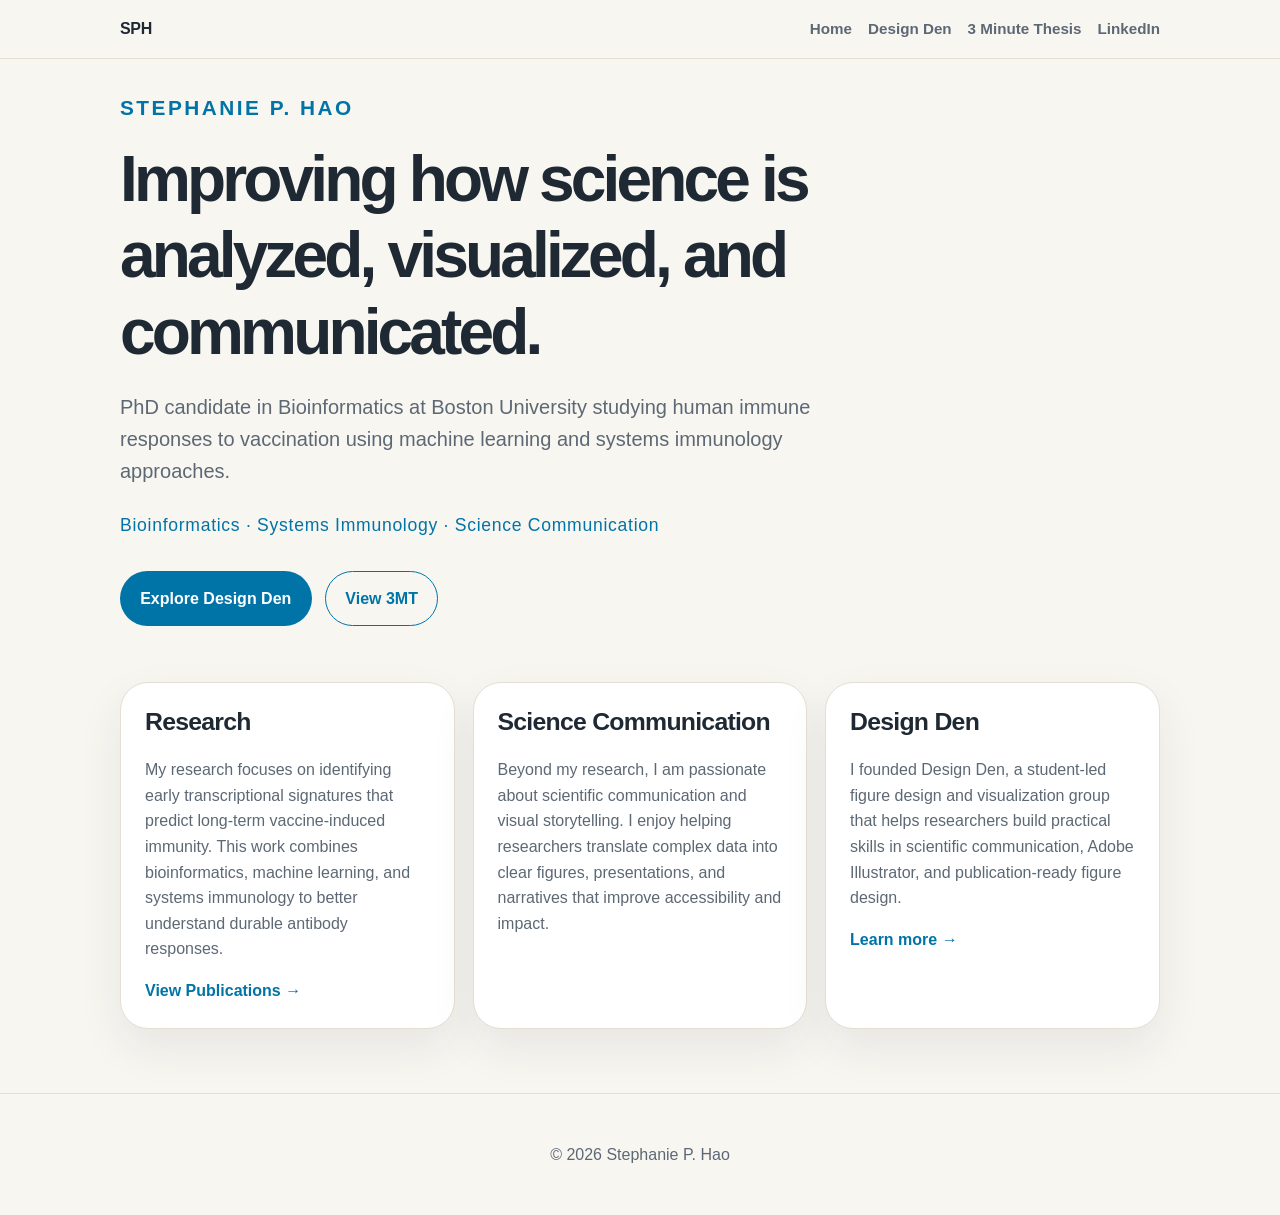
<file: index.html>
<!DOCTYPE html>
<html lang="en">
<head>
  <meta name="google-site-verification" content="5QkmLsEbV8OtsdrtYgRi1KdTruvV1LjoNSKECFP1X7E" />
  <meta charset="UTF-8" />
  <meta name="viewport" content="width=device-width, initial-scale=1.0" />

  <title>Stephanie P. Hao | Bioinformatics, Systems Immunology & Science Communication</title>
  <meta name="description" content="Stephanie P. Hao is a PhD candidate in Bioinformatics at Boston University studying vaccine responses using machine learning and systems immunology, with interests in scientific visualization and communication." />
  <meta name="keywords" content="Stephanie Hao, Boston University, bioinformatics, systems immunology, vaccine response, machine learning, science communication, Design Den" />

  <meta property="og:title" content="Stephanie P. Hao" />
  <meta property="og:description" content="Bioinformatics PhD candidate at Boston University working at the intersection of systems immunology, machine learning, vaccine response, and science communication." />
  <meta property="og:type" content="website" />

  <link rel="stylesheet" href="styles.css" />
</head>

<body>
  <header class="site-header">
    <nav class="nav">
      <a class="logo" href="index.html">SPH</a>
      <div class="nav-links">
        <a href="index.html">Home</a>
        <a href="design-den.html">Design Den</a>
        <a href="3-minute-thesis.html">3 Minute Thesis</a>
        <a href="https://www.linkedin.com/in/stephaniehao/">LinkedIn</a>
      </div>
    </nav>
  </header>

  <main>
    <section class="hero">
      <p class="eyebrow">Stephanie P. Hao</p>
  
      <h1>Improving how science is analyzed, visualized, and communicated.</h1>
  
      <p class="hero-text">
        PhD candidate in Bioinformatics at Boston University studying human immune responses to vaccination using machine learning and systems immunology approaches.
      </p>
  
      <p class="hero-subtext">
        Bioinformatics · Systems Immunology · Science Communication
      </p>
  
      <div class="button-row">
        <a class="button primary" href="design-den.html">Explore Design Den</a>
        <a class="button secondary" href="3-minute-thesis.html">View 3MT</a>
      </div>
    </section>

    <section class="content-grid">
      <article class="card">
        <h2>Research</h2>
        <p>
          My research focuses on identifying early transcriptional signatures that predict long-term vaccine-induced immunity.
          This work combines bioinformatics, machine learning, and systems immunology to better understand durable antibody responses.
        </p>
        <a class="text-link"
           href="https://scholar.google.com/citations?user=MOCUkEkAAAAJ&hl=en"
           target="_blank">
          View Publications →
        </a>
      </article>

      <article class="card">
        <h2>Science Communication</h2>
        <p>
          Beyond my research, I am passionate about scientific communication and visual storytelling. I enjoy helping researchers translate complex data into clear figures, presentations, and narratives that improve accessibility and impact.
        </p>
      </article>
      
      <article class="card">
        <h2>Design Den</h2>
        <p>
          I founded Design Den, a student-led figure design and visualization group that helps researchers build practical skills in scientific communication, Adobe Illustrator, and publication-ready figure design.
        </p>
        <a class="text-link" href="design-den.html">Learn more →</a>
      </article>
      
    </section>
  </main>

  <footer>
    <p>© 2026 Stephanie P. Hao</p>
  </footer>
</body>
</html>
</file>
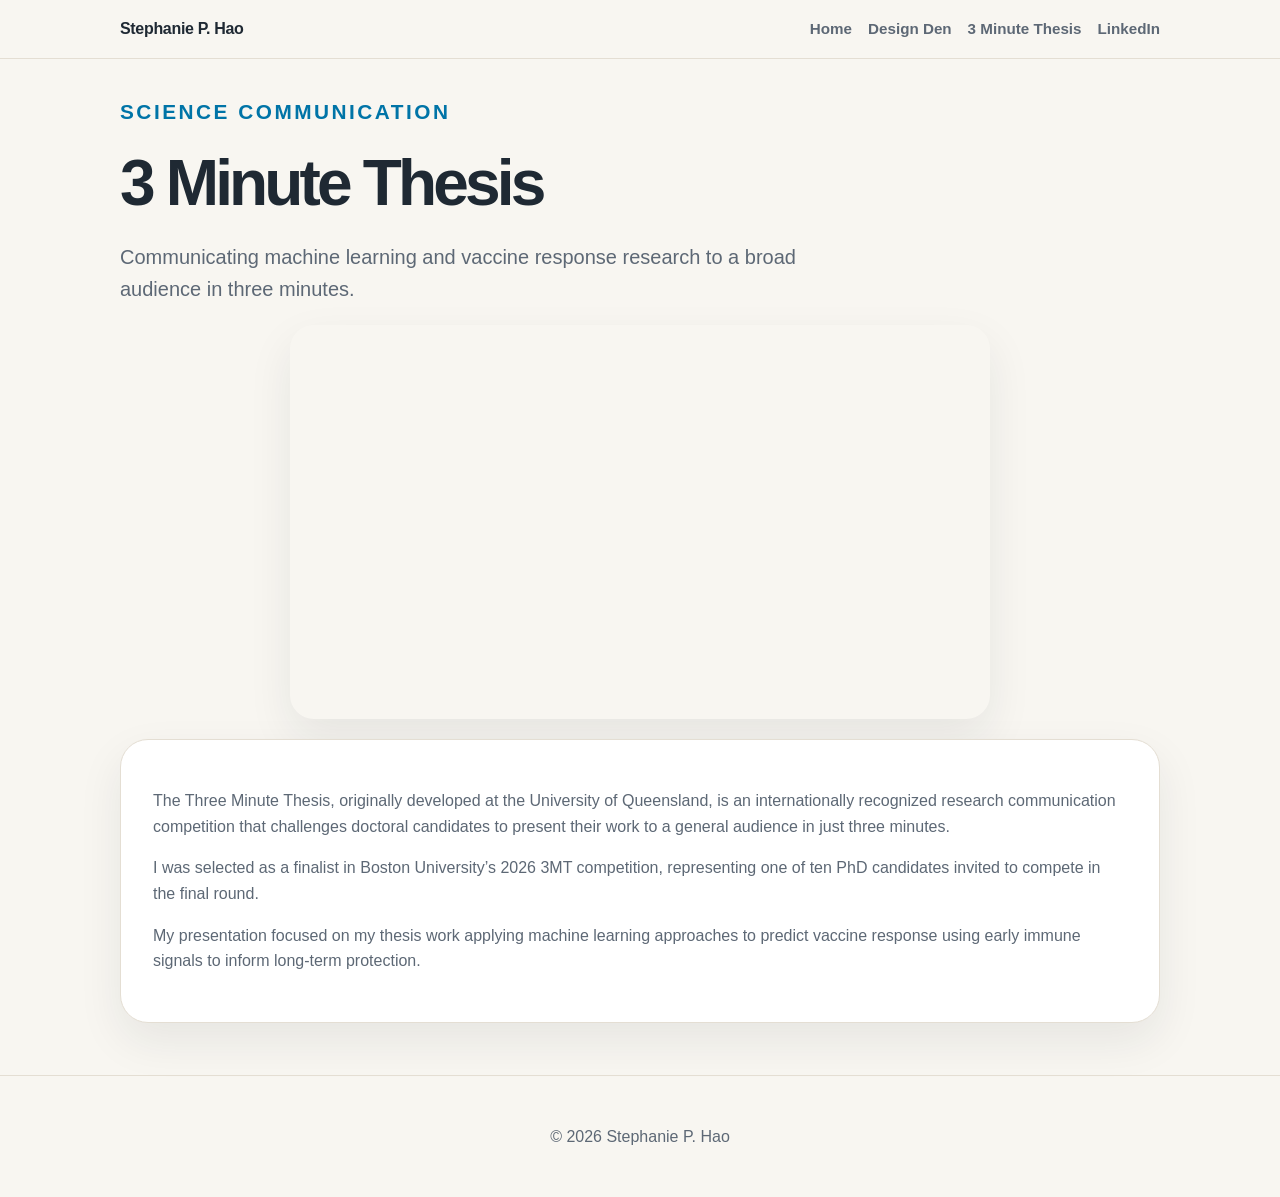
<file: 3-minute-thesis.html>
<!DOCTYPE html>
<html lang="en">
<head>
  <meta charset="UTF-8" />
  <meta name="viewport" content="width=device-width, initial-scale=1.0" />

  <title>3 Minute Thesis | Stephanie P. Hao</title>
  <meta name="description" content="Stephanie P. Hao was selected as a finalist in Boston University's 2026 Three Minute Thesis competition, presenting thesis work on machine learning approaches to predict vaccine response." />
  <meta name="keywords" content="Stephanie Hao, Three Minute Thesis, 3MT, Boston University, vaccine response, machine learning, bioinformatics" />

  <link rel="stylesheet" href="styles.css" />
</head>

<body>
  <header class="site-header">
    <nav class="nav">
      <a class="logo" href="index.html">Stephanie P. Hao</a>
      <div class="nav-links">
        <a href="index.html">Home</a>
        <a href="design-den.html">Design Den</a>
        <a href="3-minute-thesis.html">3 Minute Thesis</a>
        <a href="https://www.linkedin.com/in/stephaniehao/">LinkedIn</a>
      </div>
    </nav>
  </header>

  <main>
    <section class="page-hero">
      <p class="eyebrow">Science Communication</p>
      <h1>3 Minute Thesis</h1>
      <p class="hero-text">
        Communicating machine learning and vaccine response research to a broad audience in three minutes.
      </p>
    </section>

    <section class="talk-video">
      <iframe
        src="https://www.youtube.com/embed/H6PeJbiwtPE"
        title="Stephanie Hao, Understand and Predict Vaccine Responses with Big Data | Boston University 3MT 2026"
        frameborder="0"
        allow="accelerometer; autoplay; clipboard-write; encrypted-media; gyroscope; picture-in-picture; web-share"
        referrerpolicy="strict-origin-when-cross-origin"
        allowfullscreen>
      </iframe>
    </section>


    <section class="content-section">
      <p>
        The Three Minute Thesis, originally developed at the University of Queensland, is an internationally recognized research communication competition that challenges doctoral candidates to present their work to a general audience in just three minutes.
      </p>
      <p>
        I was selected as a finalist in Boston University’s 2026 3MT competition, representing one of ten PhD candidates invited to compete in the final round.
      </p>
      <p>
        My presentation focused on my thesis work applying machine learning approaches to predict vaccine response using early immune signals to inform long-term protection.
      </p>
    </section>
  </main>

  <footer>
    <p>© 2026 Stephanie P. Hao</p>
  </footer>
</body>
</html>
</file>
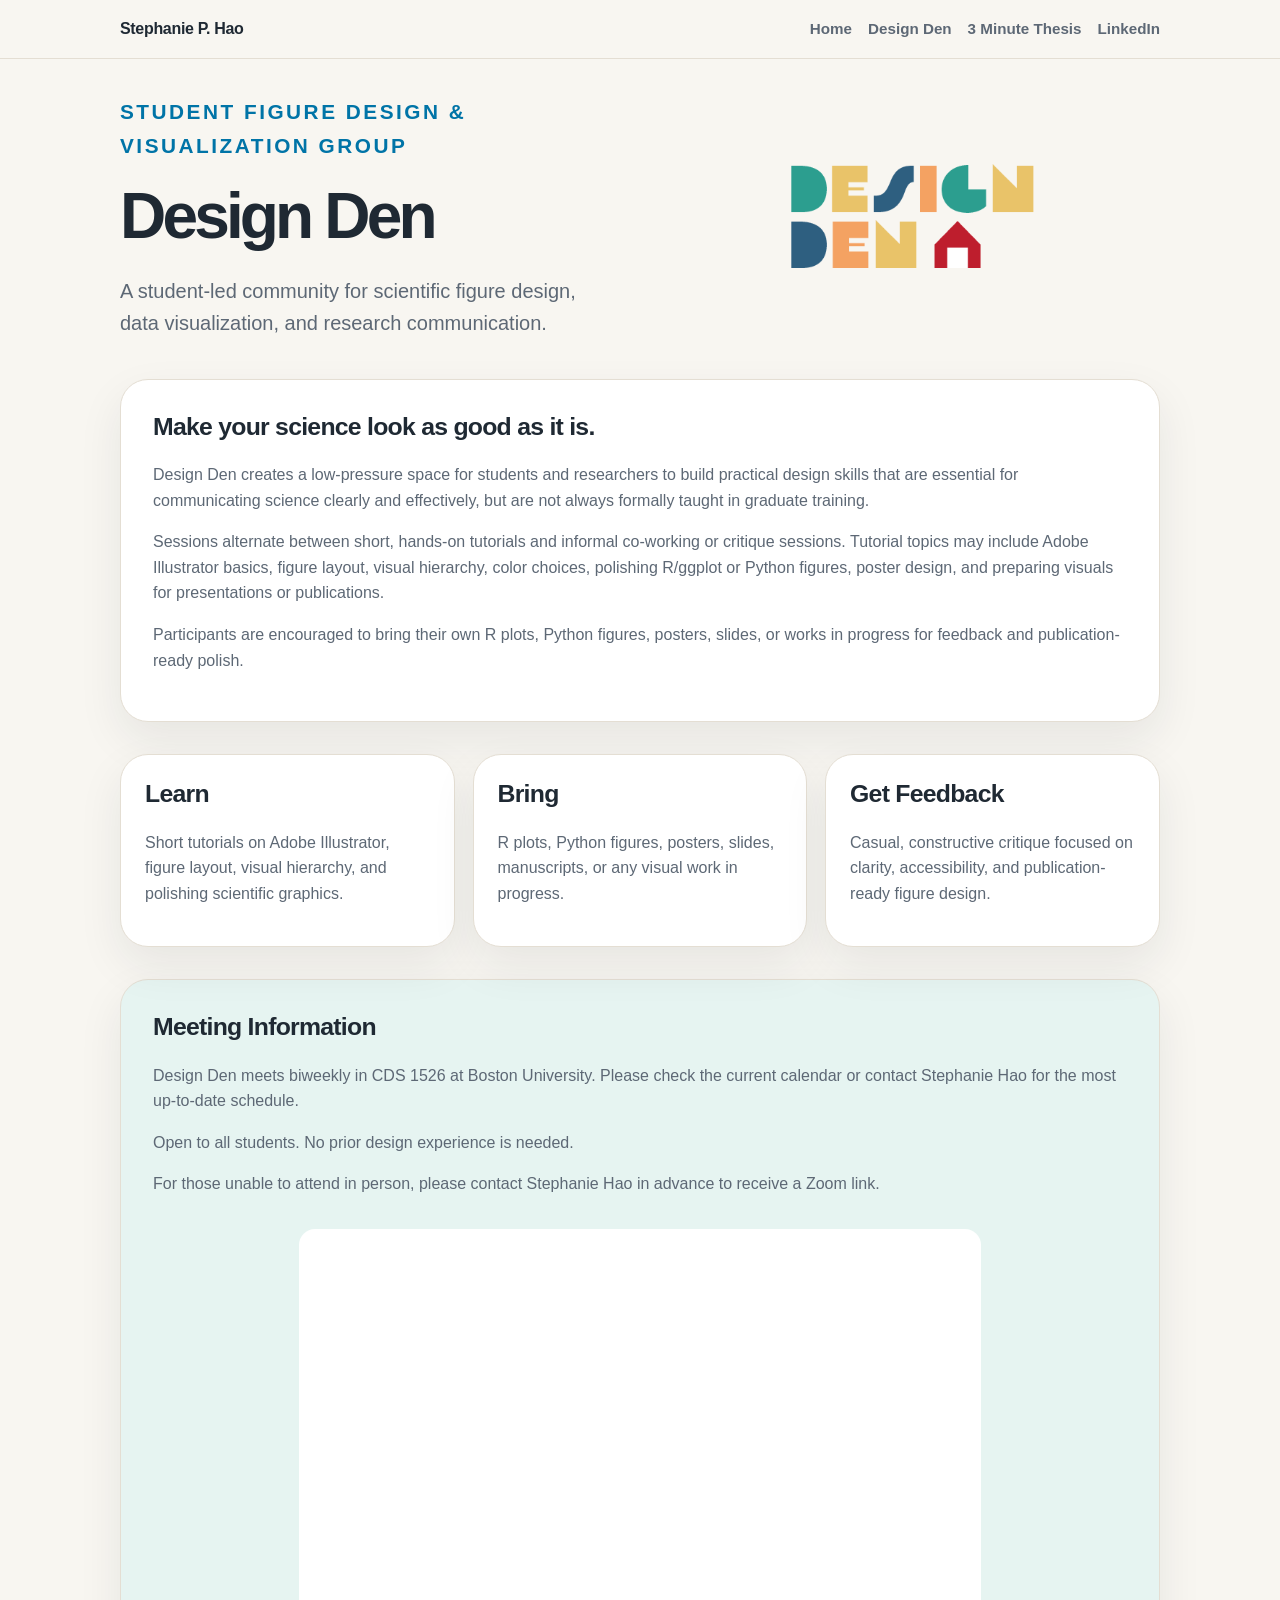
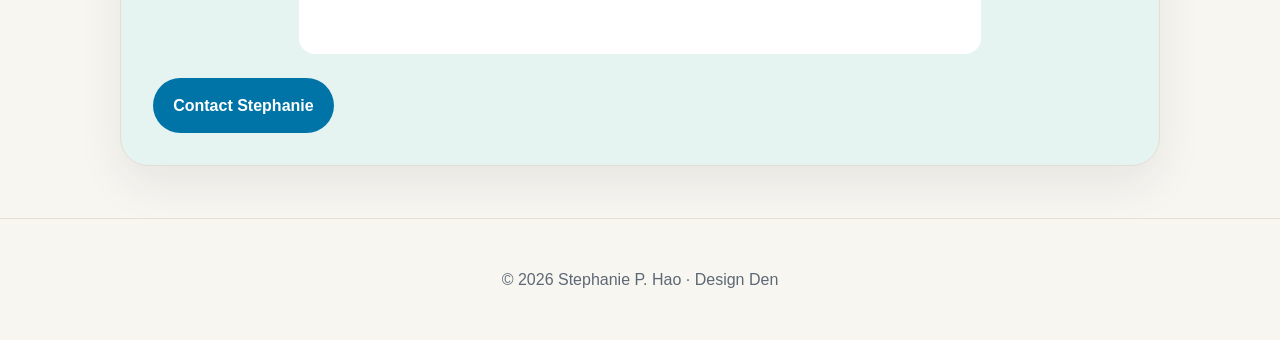
<file: design-den.html>
<!DOCTYPE html>
<html lang="en">
<head>
  <meta charset="UTF-8" />
  <meta name="viewport" content="width=device-width, initial-scale=1.0" />

  <title>Design Den | Scientific Figure Design & Visualization at Boston University</title>
  <meta name="description" content="Design Den is a student-led scientific figure design and visualization group at Boston University focused on helping researchers improve data visualization, Adobe Illustrator skills, and publication-ready figures." />
  <meta name="keywords" content="Design Den, Boston University, scientific figure design, data visualization, Adobe Illustrator, bioinformatics visualization, research communication, publication-ready figures" />

  <meta property="og:title" content="Design Den | Scientific Figure Design & Visualization" />
  <meta property="og:description" content="A student-led group at Boston University helping researchers improve figure design, data visualization, and scientific communication." />
  <meta property="og:type" content="website" />

  <link rel="stylesheet" href="styles.css" />
</head>

<body>
  <header class="site-header">
    <nav class="nav">
      <a class="logo" href="index.html">Stephanie P. Hao</a>
      <div class="nav-links">
        <a href="index.html">Home</a>
        <a href="design-den.html">Design Den</a>
        <a href="3-minute-thesis.html">3 Minute Thesis</a>
        <a href="https://www.linkedin.com/in/stephaniehao/">LinkedIn</a>
      </div>
    </nav>
  </header>

  <main>
    <section class="design-den-hero">
    
      <div class="hero-copy">
        <p class="eyebrow">Student Figure Design & Visualization Group</p>
    
        <h1>Design Den</h1>
    
        <p class="hero-text">
          A student-led community for scientific figure design,
          data visualization, and research communication.
        </p>
    
        <!--
        <a class="button primary" href="mailto:sphao@bu.edu">
          Join Design Den
        </a>
        -->
      </div>
    
      <!--
      <div class="design-video">
        <iframe
          src="https://www.youtube.com/embed/H7XopoUqUsY?autoplay=1&mute=1&loop=1&playlist=H7XopoUqUsY&controls=0&rel=0&modestbranding=1"
          title="Design Den"
          frameborder="0"
          allow="autoplay; encrypted-media">
        </iframe>
      </div>
    
    </section>
    -->

      <div class="design-logo-container">
        <img
          src="assets/images/design-den-logo.png"
          alt="Design Den Logo"
          class="design-den-logo">
      </div>
    </section>
    
    <section class="content-section">
      <h2>Make your science look as good as it is.</h2>
      <p>
        Design Den creates a low-pressure space for students and researchers to build practical design skills that are essential for communicating science clearly and effectively, but are not always formally taught in graduate training.
      </p>
      <p>
        Sessions alternate between short, hands-on tutorials and informal co-working or critique sessions. Tutorial topics may include Adobe Illustrator basics, figure layout, visual hierarchy, color choices, polishing R/ggplot or Python figures, poster design, and preparing visuals for presentations or publications.
      </p>
      <p>
        Participants are encouraged to bring their own R plots, Python figures, posters, slides, or works in progress for feedback and publication-ready polish.
      </p>
    </section>

    <section class="content-grid">
      <article class="card">
        <h2>Learn</h2>
        <p>Short tutorials on Adobe Illustrator, figure layout, visual hierarchy, and polishing scientific graphics.</p>
      </article>

      <article class="card">
        <h2>Bring</h2>
        <p>R plots, Python figures, posters, slides, manuscripts, or any visual work in progress.</p>
      </article>

      <article class="card">
        <h2>Get Feedback</h2>
        <p>Casual, constructive critique focused on clarity, accessibility, and publication-ready figure design.</p>
      </article>
    </section>

    <section class="content-section highlight">
      <h2>Meeting Information</h2>
      <p>
        Design Den meets biweekly in CDS 1526 at Boston University. Please check the current calendar or contact Stephanie Hao for the most up-to-date schedule.
      </p>
      <p>
        Open to all students. No prior design experience is needed.
      </p>
      <p>
        For those unable to attend in person, please contact Stephanie Hao in advance to receive a Zoom link.
      </p>

      <div class="calendar-container">
        <iframe
          src="https://calendar.google.com/calendar/embed?height=400&wkst=1&ctz=America%2FNew_York&showPrint=0&showDate=0&showTabs=0&showCalendars=0&showTitle=0&src=Y182M2E2NjIyZWFkZGVkMGU0N2EzZGYxNjcxMzcyNzk1OWVkZDUzMWMyNTZhOTViYTRmNTY5M2M1YmZiY2E4NTAxQGdyb3VwLmNhbGVuZGFyLmdvb2dsZS5jb20&color=%230b8043"
          frameborder="0"
          scrolling="no">
        </iframe>
      </div>
      
      <div class="calendar-button-row">
        <a class="button primary" href="mailto:sphao@bu.edu">
          Contact Stephanie
        </a>
      </div>
    </section>
  </main>

  <footer>
    <p>© 2026 Stephanie P. Hao · Design Den</p>
  </footer>
</body>
</html>
</file>
<file: styles.css>
/* Stephanie P. Hao GitHub Pages Site */

:root {
  --bg: #f8f6f1;
  --surface: #ffffff;
  --text: #1f2933;
  --muted: #5d6875;
  --accent: #0074a7;
  --accent-dark: #005b83;
  --border: #e4ded3;
  --soft: #e6f4f1;
  --shadow: 0 18px 45px rgba(31, 41, 51, 0.08);
}

* {
  box-sizing: border-box;
}

body {
  margin: 0;
  font-family: Inter, -apple-system, BlinkMacSystemFont, "Segoe UI", sans-serif;
  background: var(--bg);
  color: var(--text);
  line-height: 1.6;
}

.site-header {
  background: rgba(248, 246, 241, 0.92);
  backdrop-filter: blur(14px);
  border-bottom: 1px solid var(--border);
  position: sticky;
  top: 0;
  z-index: 10;
}

.nav {
  max-width: 1080px;
  margin: 0 auto;
  padding: 1rem 1.25rem;
  display: flex;
  align-items: center;
  justify-content: space-between;
  gap: 1.5rem;
}

.logo {
  font-weight: 800;
  color: var(--text);
  text-decoration: none;
  letter-spacing: -0.02em;
}

.nav-links {
  display: flex;
  gap: 1rem;
  flex-wrap: wrap;
}

.nav-links a {
  color: var(--muted);
  text-decoration: none;
  font-weight: 600;
  font-size: 0.95rem;
}

.nav-links a:hover {
  color: var(--accent);
}

main {
  max-width: 1080px;
  margin: 0 auto;
  padding: 0 1.25rem 2rem;
}

.hero,
.page-hero {
  padding: 0.75rem 0 1.5rem;
}

.hero {
  max-width: 840px;
}

.page-hero {
  max-width: 780px;
  padding: 1rem 0 0;
}

.eyebrow {
  color: var(--accent);
  text-transform: uppercase;
  letter-spacing: 0.12em;
  font-weight: 800;
  font-size: 1.3rem;
  margin-bottom: 1rem;
}

h1 {
  font-size: clamp(2.4rem, 6vw, 4rem);
  line-height: 1.2;
  letter-spacing: -0.06em;
  margin: 0 0 1.25rem;
}

h2 {
  font-size: 1.55rem;
  letter-spacing: -0.03em;
  line-height: 1.2;
  margin-top: 0;
}

.hero-text {
  color: var(--muted);
  font-size: 1.25rem;
  max-width: 700px;
}

.hero-subtext {
  color: var(--accent) !important;
  font-size: 1.1rem;
  margin-top: 1.5rem;
  letter-spacing: 0.04em;
}

.button-row {
  display: flex;
  flex-wrap: wrap;
  gap: 0.85rem;
  margin-top: 2rem;
}

.button {
  display: inline-block;
  text-decoration: none;
  border-radius: 999px;
  padding: 0.85rem 1.2rem;
  font-weight: 800;
  border: 1px solid transparent;
}

.button.primary {
  color: white;
  background: var(--accent);
}

.button.primary:hover {
  background: var(--accent-dark);
}

.button.secondary {
  color: var(--accent);
  border-color: var(--accent);
  background: transparent;
}

.button.secondary:hover {
  background: var(--soft);
}

.text-link {
  color: var(--accent);
  font-weight: 800;
  text-decoration: none;
}

.content-grid {
  display: grid;
  grid-template-columns: repeat(3, 1fr);
  gap: 1.1rem;
  margin: 2rem 0;
}

.card,
.content-section {
  background: var(--surface);
  border: 1px solid var(--border);
  border-radius: 28px;
  box-shadow: var(--shadow);
}

.card {
  padding: 1.5rem;
}

.card p,
.content-section p {
  color: var(--muted);
}

.content-section {
  padding: 2rem;
  margin: 1.25rem 0;
}

.highlight {
  background: var(--soft);
}

footer {
  border-top: 1px solid var(--border);
  color: var(--muted);
  text-align: center;
  padding: 2rem 1rem;
}

@media (max-width: 760px) {
  .nav {
    align-items: flex-start;
    flex-direction: column;
  }

  .content-grid {
    grid-template-columns: 1fr;
  }

  .hero,
  .page-hero {
    padding-bottom: 1rem;
  }
}

.design-den-hero {
  display: grid;
  grid-template-columns: 1fr 1fr;
  gap: 3rem;
  padding-top: 1rem;
}

/* Design Den decorative video */
.design-video {
  width: 100%;
  max-width: 850px;
  margin: 0 auto;
  aspect-ratio: 16 / 9;
  overflow: hidden;
  border-radius: 24px;
  box-shadow: var(--shadow);
}

.design-video iframe {
  width: 100%;
  height: 100%;
  border: 0;
  pointer-events: none;
}

/* 3MT playable video */
.talk-video {
  width: 100%;
  max-width: 700px;
  margin: 0 auto 1rem;
  aspect-ratio: 16 / 9;
  overflow: hidden;
  border-radius: 24px;
  box-shadow: var(--shadow);
}

.talk-video iframe {
  width: 100%;
  height: 100%;
  border: 0;
}

@media (max-width: 700px) {
  .design-den-hero {
    grid-template-columns: 1fr;
  }
}

.design-logo-container {
  display: flex;
  justify-content: center;
  align-items: center;
}

.design-den-logo {
  width: 100%;
  max-width: 250px;
  height: auto;
  display: block;
}

.calendar-container {
  margin: 2rem auto 0;
  width: 70%;
  height: 425px;
  border-radius: 16px;
  overflow: hidden;
  background: white;
}

.calendar-container iframe {
  width: 100%;
  height: 100%;
  border: 0;
}

.calendar-button-row {
  margin-top: 1.5rem;
}
</file>
